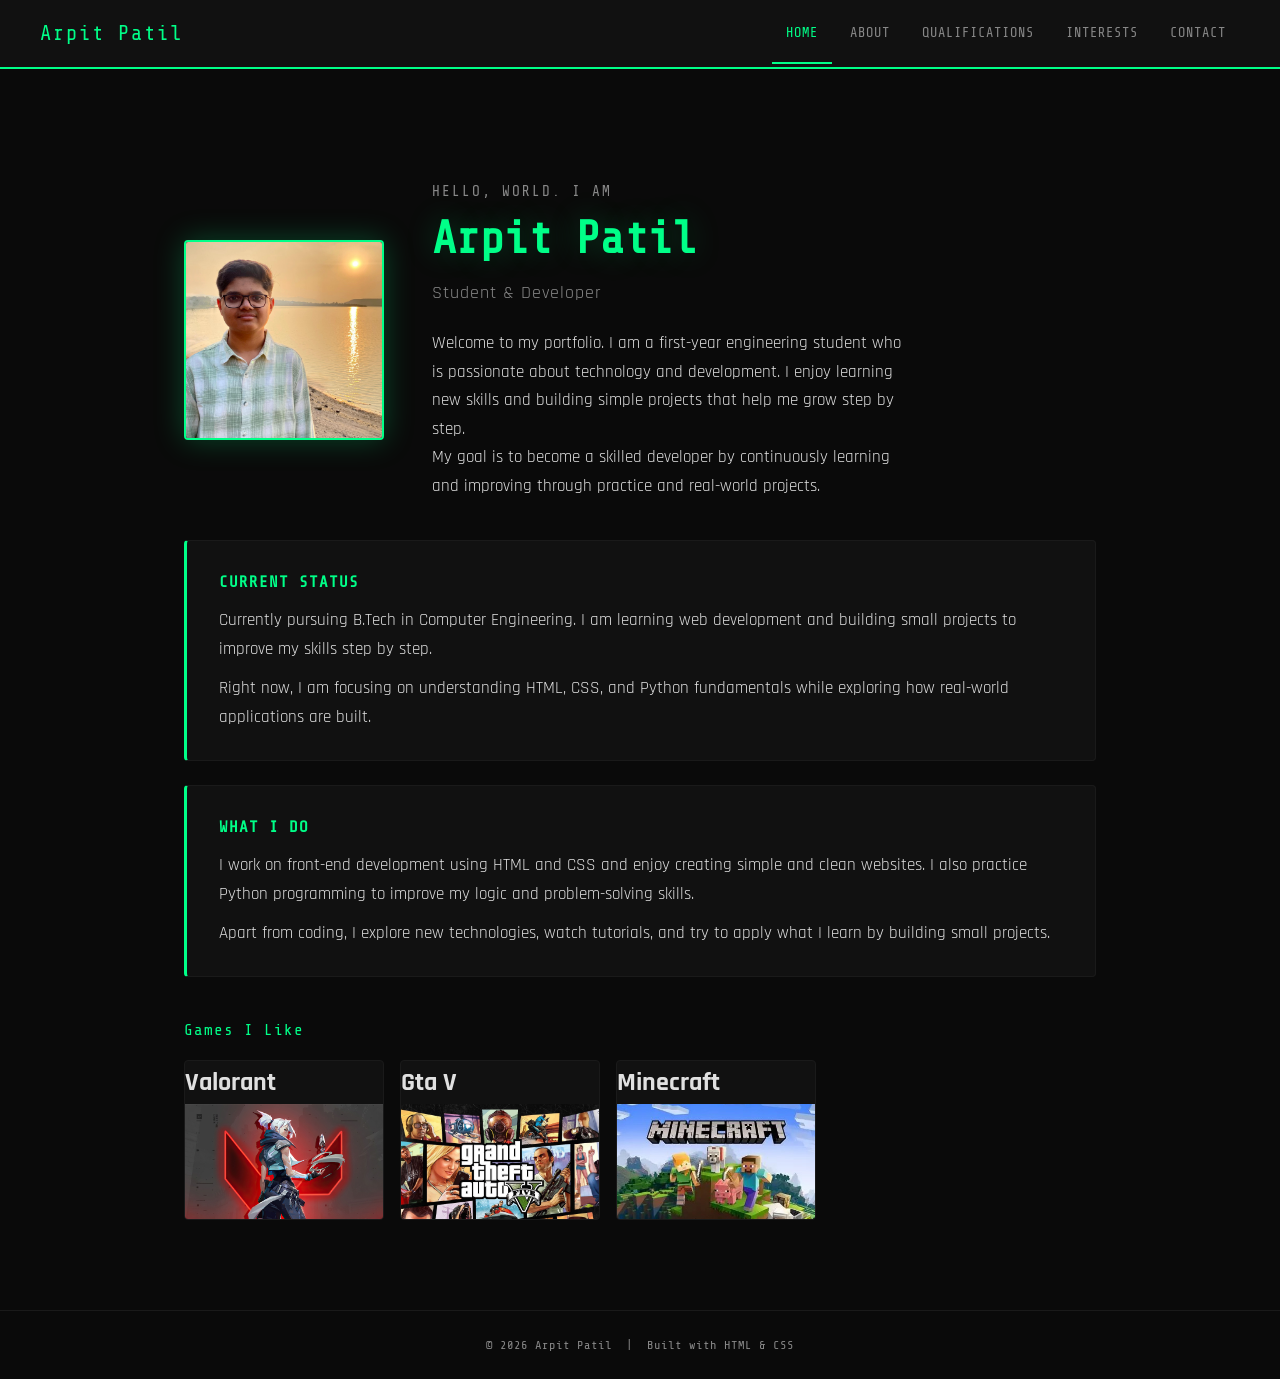
<file: index.html>
<!DOCTYPE html>
<html lang="en">
<head>
  <!-- =============================================
       index.html — HOME PAGE
       This is the first page visitors see.
       ============================================= -->

  <meta charset="UTF-8" />
  <!-- Makes the site look good on mobile phones -->
  <meta name="viewport" content="width=device-width, initial-scale=1.0" />

  <!-- ★ Change this to your name -->
  <title>Your Name | Portfolio</title>

  <!-- Link to the shared CSS file that styles all pages -->
  <link rel="stylesheet" href="style.css" />
</head>
<body>

  <!-- =============================================
       NAVIGATION BAR
       Copy this <nav> block to every HTML file.
       Change class="active" to match the current page.
       ============================================= -->
  <nav>
    <!-- ★ Change "YourName" to your actual name or initials -->
    <a href="index.html" class="logo">Arpit Patil</a>

    <ul>
      <!-- class="active" highlights the current page link -->
      <li><a href="index.html" class="active">HOME</a></li>
      <li><a href="about.html">ABOUT</a></li>
      <li><a href="qualifications.html">QUALIFICATIONS</a></li>
      <li><a href="interests.html">INTERESTS</a></li>
      <li><a href="contact.html">CONTACT</a></li>
    </ul>
  </nav>
  <!-- End Navigation -->


  <!-- =============================================
       MAIN CONTENT
       Everything visible on the page goes here.
       ============================================= -->
  <main class="container">

    <!-- ---- HERO SECTION (Name + Photo + Intro) ---- -->
    <section class="hero">

      <!-- Your Photo (right side on desktop, top on mobile) -->
      <div class="hero-photo">

        <!--
          HOW TO ADD YOUR PHOTO:
          1. Save your photo in the same folder as index.html
          2. Name it something simple like "photo.jpg"
          3. Replace src="photo.jpg" with your filename
          4. Delete the <div class="photo-placeholder"> block below
        -->

        
        <img src="photo.jpeg" alt="Your Name" />
        

        <!-- This placeholder shows when no photo is added yet -->
        

      </div>
      <!-- End Photo -->

      <!-- Your Name and Introduction (left side) -->
      <div class="hero-text">

        <!-- Small text above your name -->
        <p class="greeting">HELLO, WORLD. I AM</p>

        <!-- ★ Replace with your full name -->
        <h1>Arpit Patil</h1>

        <!-- ★ Replace with your role / title -->
        <p class="tagline">Student &amp; Developer</p>

        <!-- ★ Write a short 2-3 sentence introduction about yourself -->
        <p class="intro">
         Welcome to my portfolio. I am a first-year engineering student who is passionate 
         about technology and development. I enjoy learning new skills and building simple 
         projects that help me grow step by step.
        </p>

        <p class="intro">
        My goal is to become a skilled developer by continuously learning and improving 
        through practice and real-world projects.
        </p>

      </div>
      <!-- End Hero Text -->

    </section>
    <!-- End Hero Section -->


    <!-- ---- QUICK HIGHLIGHTS (optional cards below hero) ---- -->
    <div class="card">
      <!-- ★ Change this heading -->
      <h2>CURRENT STATUS</h2>
      <!-- ★ Write what you are currently doing -->
      <p>
        Currently pursuing B.Tech in Computer Engineering. I am learning web development 
        and building small projects to improve my skills step by step.
      </p>

      <p>
        Right now, I am focusing on understanding HTML, CSS, and Python fundamentals 
        while exploring how real-world applications are built.
      </p>
    </div>

    <div class="card">
      <!-- ★ Change this heading -->
      <h2>WHAT I DO</h2>
      <!-- ★ List your main skills or activities -->
      <p>
        I work on front-end development using HTML and CSS and enjoy creating simple 
        and clean websites. I also practice Python programming to improve my logic 
        and problem-solving skills.
      </p>

      <p>
        Apart from coding, I explore new technologies, watch tutorials, and try to 
        apply what I learn by building small projects.
      </p>
    </div>


    <!-- ---- PHOTO GALLERY (optional, remove if not needed) ---- -->
    <p class="gallery-title">Games I Like</p>

    <!--
      HOW TO ADD IMAGES TO THE GALLERY:
      1. Save images in an "images" folder inside the portfolio folder.
      2. Copy one <div class="gallery-item"> block for each image.
      3. Replace "images/your-image.jpg" with your actual file path.
      4. Update the alt="..." text to describe the image.
      5. Delete the <div class="img-placeholder"> block for that item.
    -->
    <div class="gallery">

      <!-- Gallery Image 1 -->
      <div class="gallery-item">
        <h2>Valorant</h2>
        <img src="Valorant.jpg" alt="Valorant" />
        
      </div>

      <!-- Gallery Image 2 -->
      <div class="gallery-item">
        <h2>Gta V</h2>
        <img src="Gtav.jpg" alt="GtaV" />
        
      </div>

      <!-- Gallery Image 3 -->
      <div class="gallery-item">
        <h2>Minecraft</h2>
        <img src="Minecraft.jpg" alt="Minecraft" />
      </div>

      <!-- ★ Copy a block above to add more images -->

    </div>
    <!-- End Gallery -->

  </main>
  <!-- End Main Content -->


  <!-- =============================================
       FOOTER
       Appears at the bottom of every page.
       ============================================= -->
  <footer>
    <!-- ★ Replace with your name and year -->
    &copy; 2026 Arpit Patil &nbsp;|&nbsp; Built with HTML &amp; CSS
  </footer>

</body>
</html>
</file>
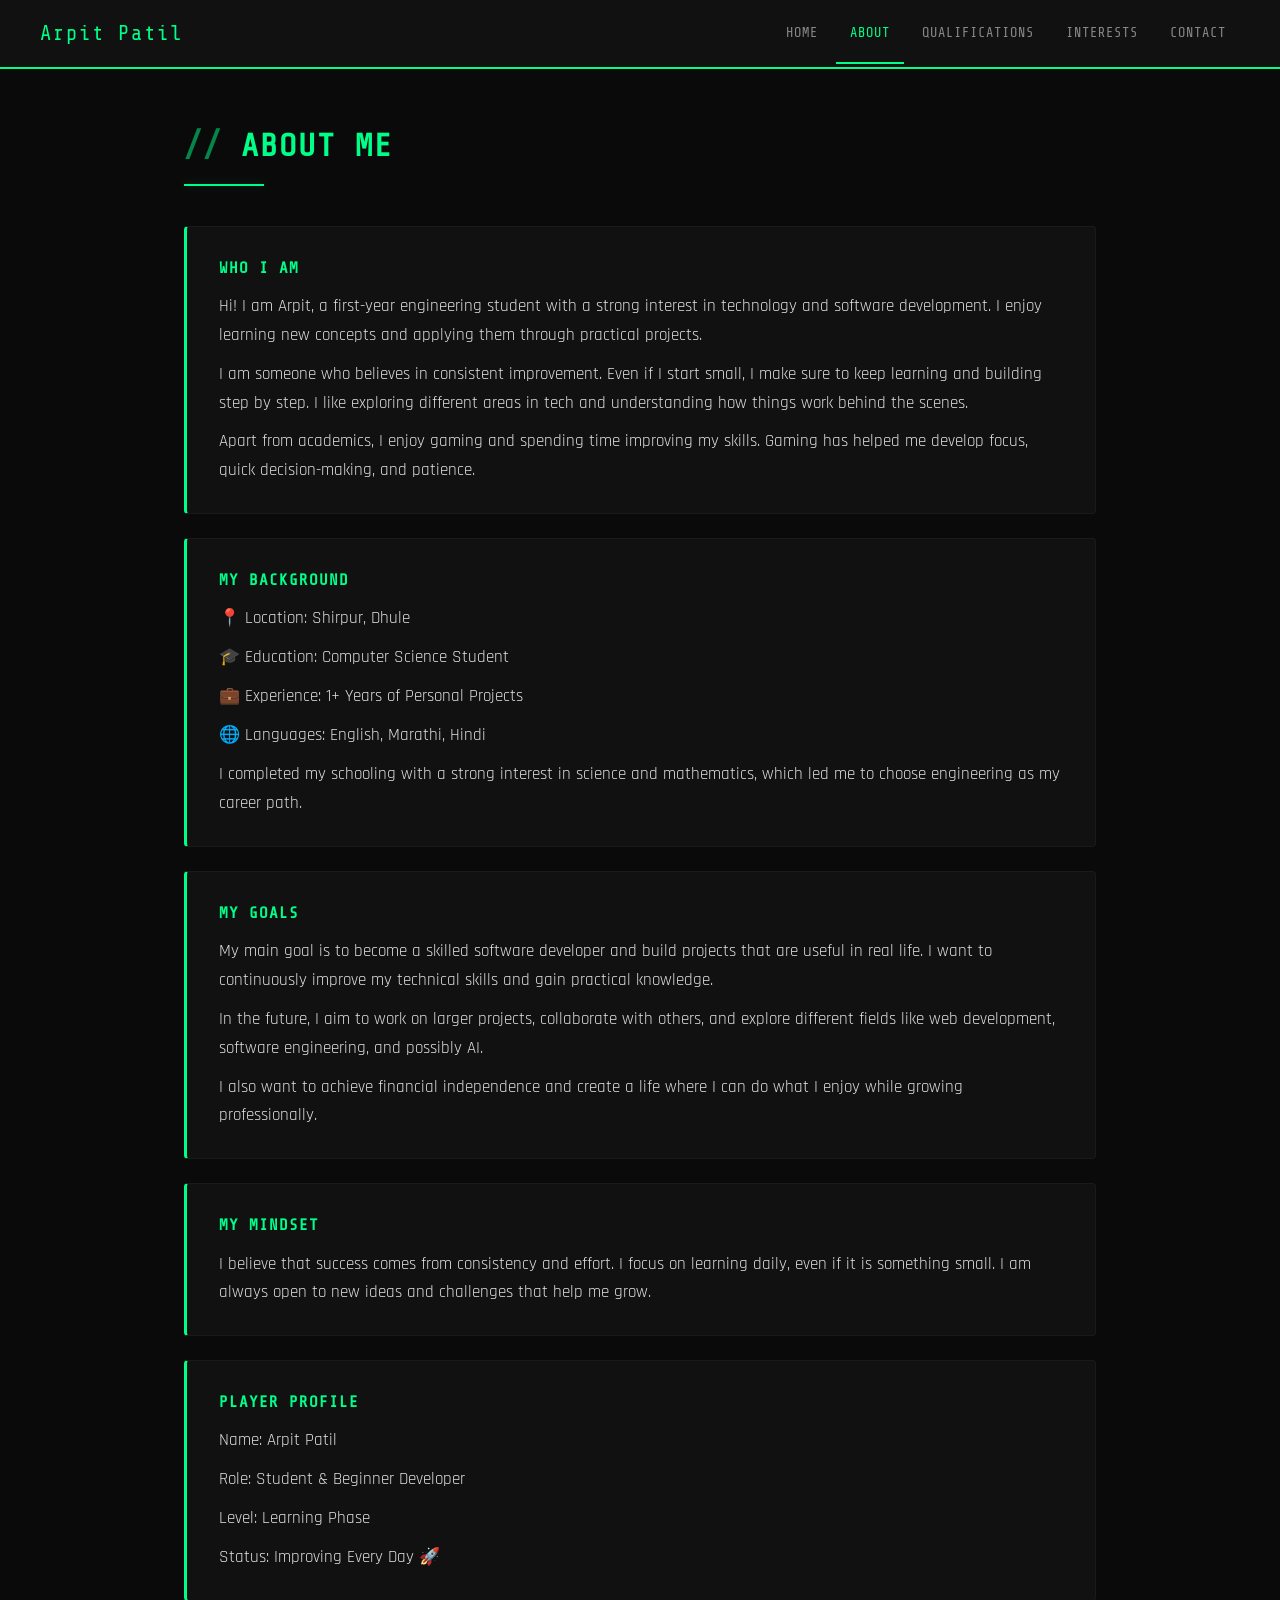
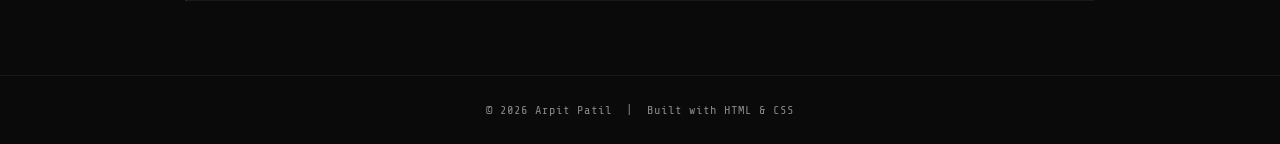
<file: about.html>
<!DOCTYPE html>
<html lang="en">
<head>
  <!-- =============================================
       about.html — ABOUT PAGE
       Tell visitors more about yourself here.
       ============================================= -->

  <meta charset="UTF-8" />
  <meta name="viewport" content="width=device-width, initial-scale=1.0" />

  <!-- ★ Change "Your Name" to your actual name -->
  <title>About | Your Name</title>

  <!-- Shared CSS file — same on every page -->
  <link rel="stylesheet" href="style.css" />
</head>
<body>

  <!-- =============================================
       NAVIGATION BAR
       Note: class="active" is on "ABOUT" this time.
       ============================================= -->
  <nav>
    <a href="index.html" class="logo">Arpit Patil</a>
    <ul>
      <li><a href="index.html">HOME</a></li>
      <li><a href="about.html" class="active">ABOUT</a></li>
      <li><a href="qualifications.html">QUALIFICATIONS</a></li>
      <li><a href="interests.html">INTERESTS</a></li>
      <li><a href="contact.html">CONTACT</a></li>
    </ul>
  </nav>


  <!-- =============================================
       PAGE CONTENT
       ============================================= -->
  <main class="container">

    <!-- Page Title -->
    <h1 class="page-title">ABOUT ME</h1>
    <div class="title-line"></div>

    <!-- ---- WHO I AM ---- -->
    <div class="card">
      <h2>WHO I AM</h2>
      <!-- ★ Write about yourself here -->
      <p>
        Hi! I am Arpit, a first-year engineering student with a strong interest 
        in technology and software development. I enjoy learning new concepts 
        and applying them through practical projects.
      </p>

      <p>
        I am someone who believes in consistent improvement. Even if I start small, 
        I make sure to keep learning and building step by step. I like exploring 
        different areas in tech and understanding how things work behind the scenes.
      </p>

      <p>
        Apart from academics, I enjoy gaming and spending time improving my skills. 
        Gaming has helped me develop focus, quick decision-making, and patience.
      </p>
    </div>

    <!-- ---- MY BACKGROUND ---- -->
    <div class="card">
      <h2>MY BACKGROUND</h2>
      <!-- ★ Edit the info below -->
      <p>📍 Location: Shirpur, Dhule</p>
      <p>🎓 Education: Computer Science Student</p>
      <p>💼 Experience: 1+ Years of Personal Projects</p>
      <p>🌐 Languages: English, Marathi, Hindi</p>
      <p>I completed my schooling with a strong interest in science and mathematics,
             which led me to choose engineering as my career path.</p>
    </div>

    <!-- ---- MY GOALS ---- -->
    <div class="card">
      <h2>MY GOALS</h2>
      <!-- ★ Write your personal or career goals -->
      <p>
        My main goal is to become a skilled software developer and build projects 
        that are useful in real life. I want to continuously improve my technical 
        skills and gain practical knowledge.
     </p>

      <p>
        In the future, I aim to work on larger projects, collaborate with others, 
        and explore different fields like web development, software engineering, 
        and possibly AI.
     </p>

      <p>
        I also want to achieve financial independence and create a life where I 
        can do what I enjoy while growing professionally.
      </p>
    </div>

    <div class="card">
      <h2>MY MINDSET</h2>
        <p>
         I believe that success comes from consistency and effort. I focus on 
         learning daily, even if it is something small. I am always open to 
         new ideas and challenges that help me grow.
        </p>
    </div>

    <div class="card">
      <h2>PLAYER PROFILE</h2>
      <p>Name: Arpit Patil</p>
      <p>Role: Student & Beginner Developer</p>
      <p>Level: Learning Phase</p>
      <p>Status: Improving Every Day 🚀</p>
    </div>

    <!-- ---- OPTIONAL: ADD A PHOTO OF YOU HERE ---- -->
    <!--
      To add a photo on this page:
      <img src="images/about-photo.jpg" alt="About photo" style="max-width:300px; border:2px solid var(--neon); border-radius:4px;" />
    -->

  </main>


  <!-- FOOTER -->
  <footer>
    &copy; 2026 Arpit Patil &nbsp;|&nbsp; Built with HTML &amp; CSS
  </footer>

</body>
</html>
</file>
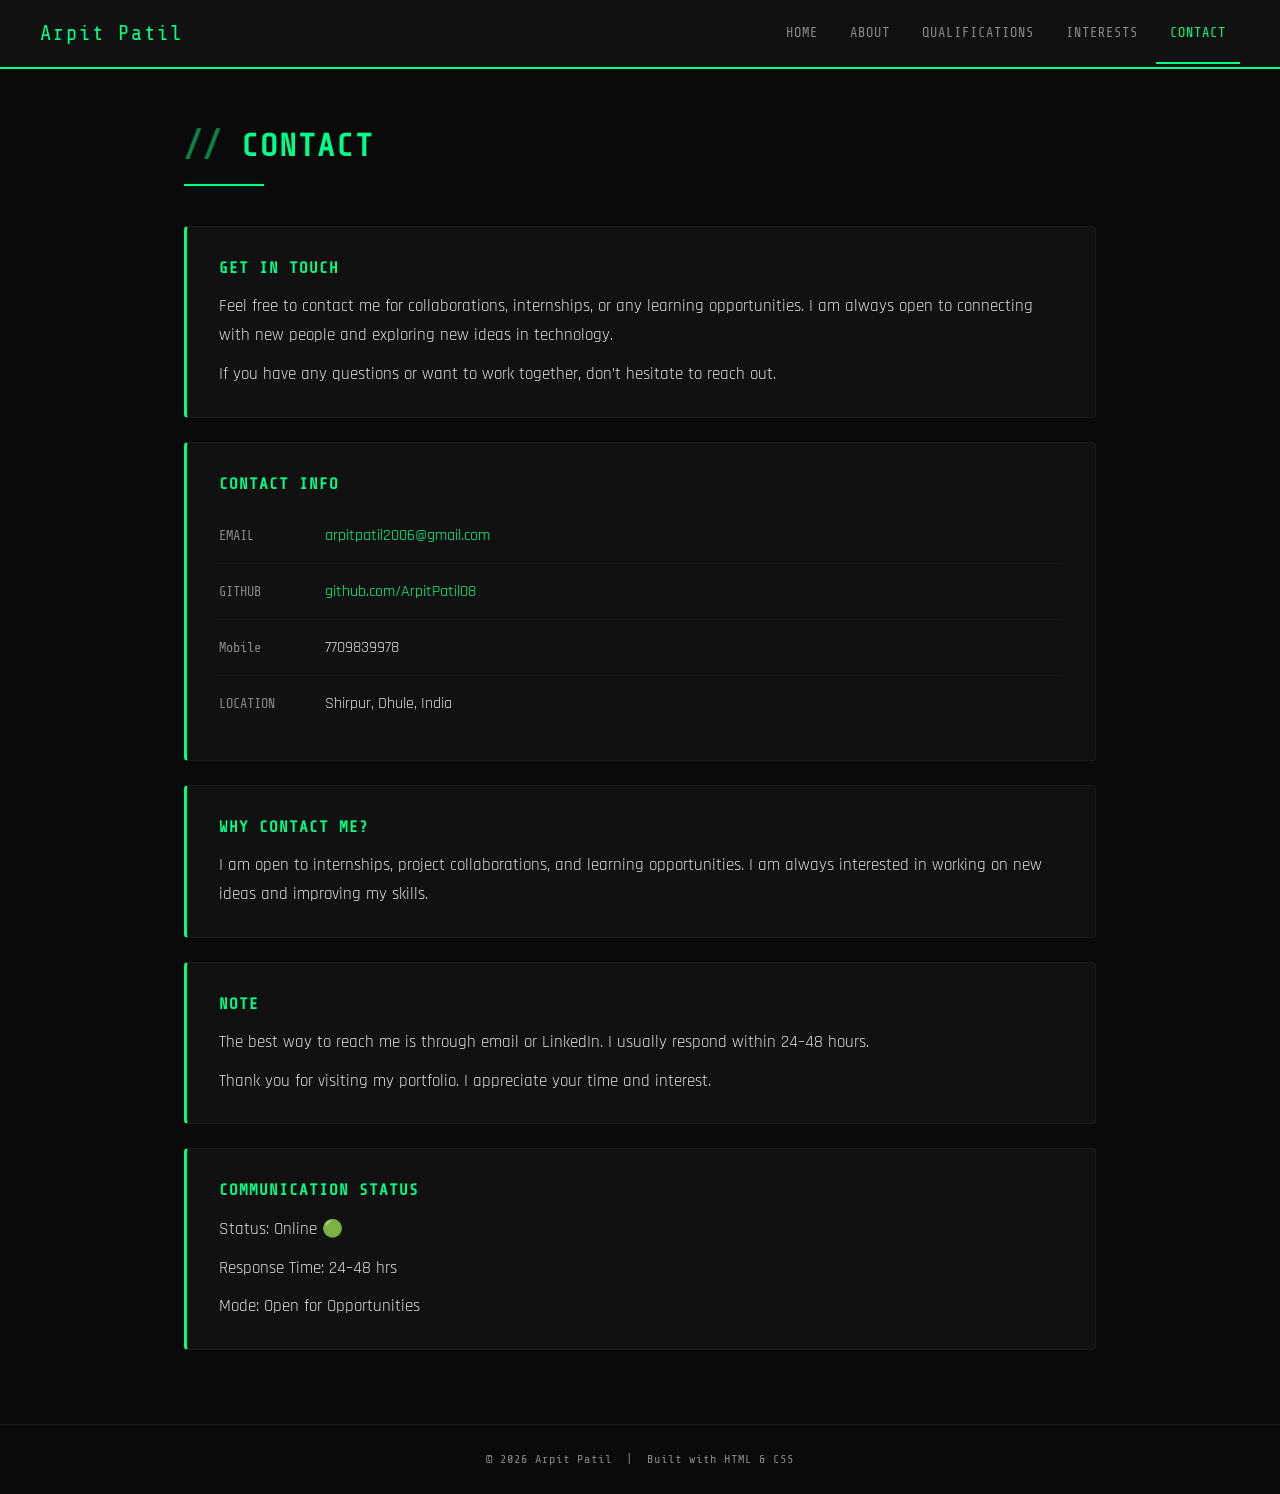
<file: contact.html>
<!DOCTYPE html>
<html lang="en">
<head>
  <!-- =============================================
       contact.html — CONTACT PAGE
       Share your contact details and social links.
       ============================================= -->

  <meta charset="UTF-8" />
  <meta name="viewport" content="width=device-width, initial-scale=1.0" />
  <title>Contact | Arpit Patil</title>
  <link rel="stylesheet" href="style.css" />
</head>
<body>

  <!-- NAVIGATION — class="active" is on CONTACT -->
  <nav>
    <a href="index.html" class="logo">Arpit Patil</a>
    <ul>
      <li><a href="index.html">HOME</a></li>
      <li><a href="about.html">ABOUT</a></li>
      <li><a href="qualifications.html">QUALIFICATIONS</a></li>
      <li><a href="interests.html">INTERESTS</a></li>
      <li><a href="contact.html" class="active">CONTACT</a></li>
    </ul>
  </nav>


  <main class="container">

    <h1 class="page-title">CONTACT</h1>
    <div class="title-line"></div>

    <div class="card">
      <h2>GET IN TOUCH</h2>
      <p>
        Feel free to contact me for collaborations, internships, or any learning opportunities.
        I am always open to connecting with new people and exploring new ideas in technology.
      </p>

      <p>
        If you have any questions or want to work together, don’t hesitate to reach out.
      </p>
    </div>

    <!-- ---- CONTACT DETAILS ---- -->
    <div class="card">
      <h2>CONTACT INFO</h2>

      <ul class="contact-list">

        <!-- Email -->
        <li>
          <span class="c-label">EMAIL</span>
          <span class="c-value">
            <!-- ★ Replace with your email address -->
            <a href="mailto:arpitpatil2006@gmail.com">arpitpatil2006@gmail.com</a>
          </span>
        </li>

        <!-- GitHub -->
        <li>
          <span class="c-label">GITHUB</span>
          <span class="c-value">
            <!-- ★ Replace with your GitHub profile URL -->
            <a href="https://github.com/ArpitPatil08" target="_blank">github.com/ArpitPatil08</a>
          </span>
        </li>

        <!-- Phone -->
        <li>
          <span class="c-label">Mobile</span>
          <!-- ★ Replace with your city and country -->
          <span class="c-value">7709839978</span>
        </li>


       
       

        <!-- Location (optional) -->
        <li>
          <span class="c-label">LOCATION</span>
          <!-- ★ Replace with your city and country -->
          <span class="c-value">Shirpur, Dhule, India</span>
        </li>

        <!--
          HOW TO ADD MORE CONTACT ITEMS:
          Copy a <li> block above and change c-label and c-value.
        -->

      </ul>
    </div>
    <!-- End Contact Info Card -->
    <div class="card">
      <h2>WHY CONTACT ME?</h2>
      <p>
         I am open to internships, project collaborations, and learning opportunities.
         I am always interested in working on new ideas and improving my skills.
      </p>
    </div>

    <!-- ---- NOTE / MESSAGE ---- -->
    <div class="card">
      <h2>NOTE</h2>
      <!-- ★ Write a short note to visitors -->
      <p>
        The best way to reach me is through email or LinkedIn.
        I usually respond within 24–48 hours.
     </p>

     <p>
        Thank you for visiting my portfolio. I appreciate your time and interest.
     </p>
    </div>

    <div class="card">
      <h2>COMMUNICATION STATUS</h2>
      <p>Status: Online 🟢</p>
      <p>Response Time: 24–48 hrs</p>
      <p>Mode: Open for Opportunities</p>
    </div>
  </main>


  <footer>
    &copy; 2026 Arpit Patil &nbsp;|&nbsp; Built with HTML &amp; CSS
  </footer>

</body>
</html>
</file>
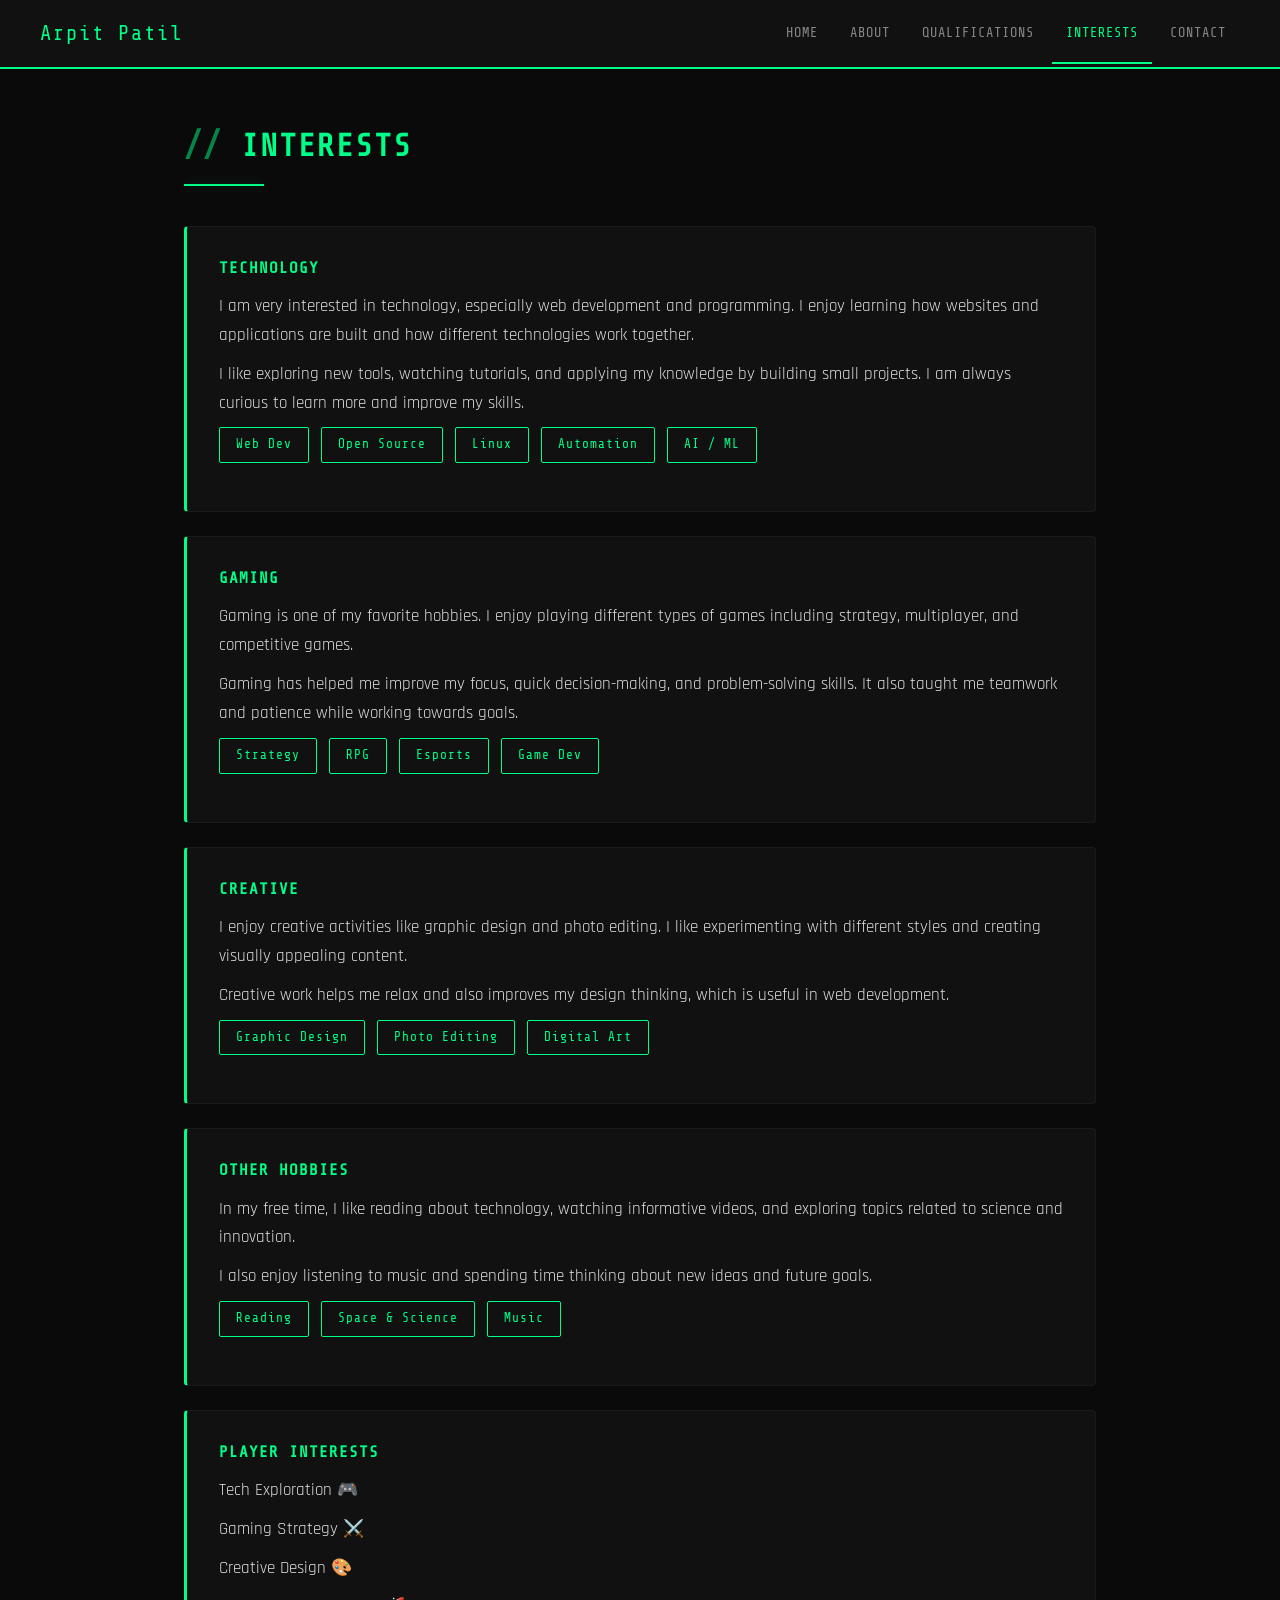
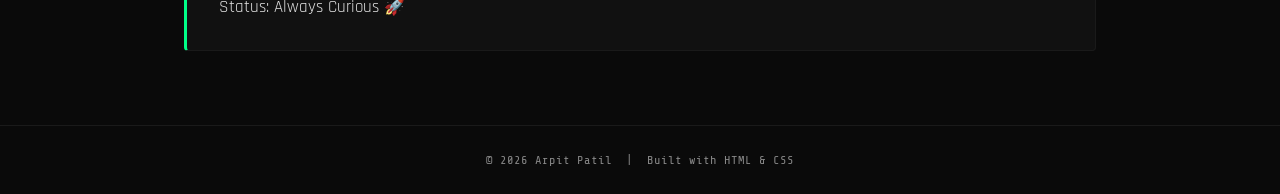
<file: interests.html>
<!DOCTYPE html>
<html lang="en">
<head>
  <!-- =============================================
       interests.html — INTERESTS PAGE
       Show your hobbies, passions, and interests.
       ============================================= -->

  <meta charset="UTF-8" />
  <meta name="viewport" content="width=device-width, initial-scale=1.0" />
  <title>Interests | Your Name</title>
  <link rel="stylesheet" href="style.css" />
</head>
<body>

  <!-- NAVIGATION — class="active" is on INTERESTS -->
  <nav>
    <a href="index.html" class="logo">Arpit Patil</a>
    <ul>
      <li><a href="index.html">HOME</a></li>
      <li><a href="about.html">ABOUT</a></li>
      <li><a href="qualifications.html">QUALIFICATIONS</a></li>
      <li><a href="interests.html" class="active">INTERESTS</a></li>
      <li><a href="contact.html">CONTACT</a></li>
    </ul>
  </nav>


  <main class="container">

    <h1 class="page-title">INTERESTS</h1>
    <div class="title-line"></div>


    <!-- ---- INTEREST CATEGORY 1 ---- -->
    <div class="card">
      <h2>TECHNOLOGY</h2>
      <!-- ★ Describe your tech interests -->
      <p>
        I am very interested in technology, especially web development and programming.
        I enjoy learning how websites and applications are built and how different
        technologies work together.
      </p>

      <p>
        I like exploring new tools, watching tutorials, and applying my knowledge by
        building small projects. I am always curious to learn more and improve my skills.
      </p>
      <!-- ★ Add or remove tags to list specific interests -->
      <div class="tags">
        <span class="tag">Web Dev</span>
        <span class="tag">Open Source</span>
        <span class="tag">Linux</span>
        <span class="tag">Automation</span>
        <span class="tag">AI / ML</span>
      </div>
    </div>


    <!-- ---- INTEREST CATEGORY 2 ---- -->
    <div class="card">
      <h2>GAMING</h2>
      <!-- ★ Describe your gaming interests -->
      <p>
        Gaming is one of my favorite hobbies. I enjoy playing different types of games
        including strategy, multiplayer, and competitive games.
      </p>

      <p>
        Gaming has helped me improve my focus, quick decision-making, and problem-solving
        skills. It also taught me teamwork and patience while working towards goals.
      </p>
      <div class="tags">
        <span class="tag">Strategy</span>
        <span class="tag">RPG</span>
        <span class="tag">Esports</span>
        <span class="tag">Game Dev</span>
      </div>
    </div>


    <!-- ---- INTEREST CATEGORY 3 ---- -->
    <div class="card">
      <h2>CREATIVE</h2>
      <!-- ★ Describe any creative hobbies -->
     <p>
        I enjoy creative activities like graphic design and photo editing.
        I like experimenting with different styles and creating visually appealing content.
      </p>

      <p>
        Creative work helps me relax and also improves my design thinking, which is useful
        in web development.
      </p>
      <div class="tags">
        <span class="tag">Graphic Design</span>
        <span class="tag">Photo Editing</span>
        <span class="tag">Digital Art</span>
      </div>
    </div>


    <!-- ---- INTEREST CATEGORY 4 (optional) ---- -->
    <div class="card">
      <h2>OTHER HOBBIES</h2>
      <!-- ★ Any other interests -->
      <p>
        In my free time, I like reading about technology, watching informative videos,
        and exploring topics related to science and innovation.
      </p>

      <p>
        I also enjoy listening to music and spending time thinking about new ideas
        and future goals.
      </p>
      <div class="tags">
        <span class="tag">Reading</span>
        <span class="tag">Space &amp; Science</span>
        <span class="tag">Music</span>
      </div>
    </div>


    <!-- ---- OPTIONAL GALLERY ---- -->
    <!--
      Want to show photos of your hobbies?
      Uncomment and fill in the gallery below:

    <p class="gallery-title">// HOBBY GALLERY</p>
    <div class="gallery">
      <div class="gallery-item">
        <img src="images/hobby1.jpg" alt="Gaming Setup" />
      </div>
      <div class="gallery-item">
        <img src="images/hobby2.jpg" alt="My Art" />
      </div>
    </div>
    -->

    <div class="card">
      <h2>PLAYER INTERESTS</h2>
      <p>Tech Exploration 🎮</p>
      <p>Gaming Strategy ⚔️</p>
      <p>Creative Design 🎨</p>
      <p>Status: Always Curious 🚀</p>
    </div>

  </main>


  <footer>
    &copy; 2026 Arpit Patil &nbsp;|&nbsp; Built with HTML &amp; CSS
  </footer>

</body>
</html>
</file>
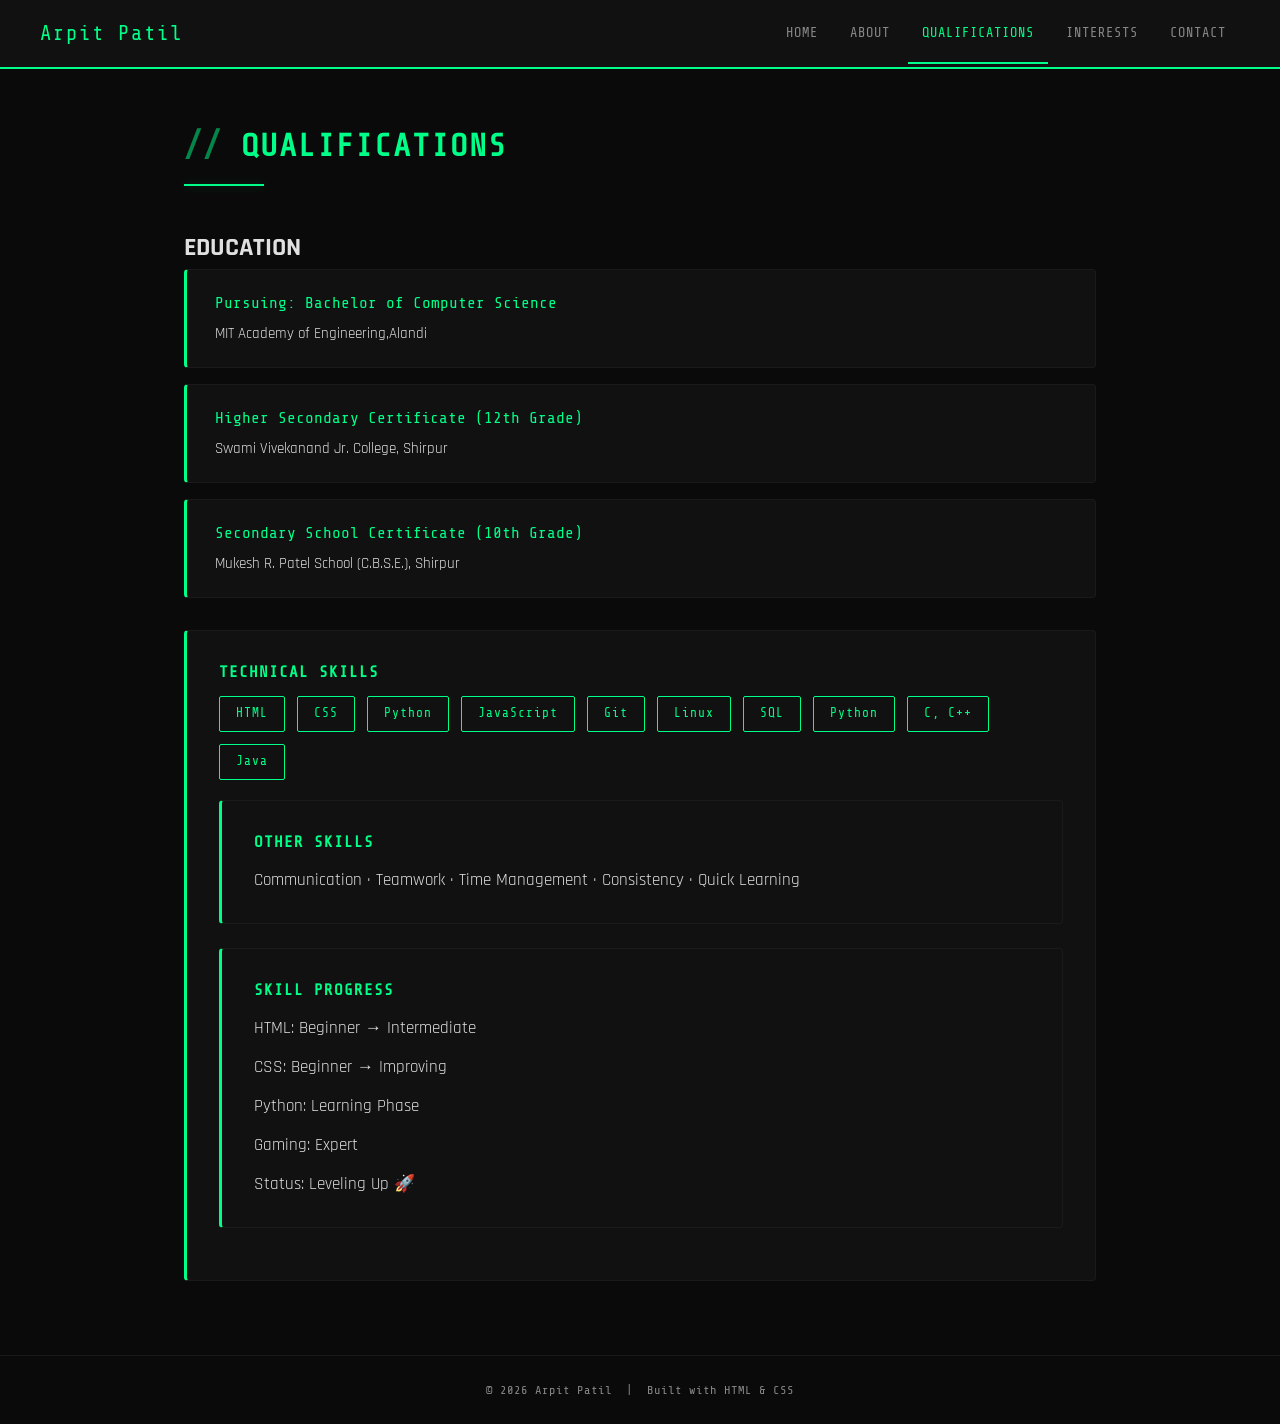
<file: qualifications.html>
<!DOCTYPE html>
<html lang="en">
<head>
  <!-- =============================================
       qualifications.html — QUALIFICATIONS PAGE
       List your education and academic history here.
       ============================================= -->

  <meta charset="UTF-8" />
  <meta name="viewport" content="width=device-width, initial-scale=1.0" />
  <title>Qualifications | Your Name</title>
  <link rel="stylesheet" href="style.css" />
</head>
<body>

  <!-- NAVIGATION — class="active" is on QUALIFICATIONS -->
  <nav>
    <a href="index.html" class="logo">Arpit Patil</a>
    <ul>
      <li><a href="index.html">HOME</a></li>
      <li><a href="about.html">ABOUT</a></li>
      <li><a href="qualifications.html" class="active">QUALIFICATIONS</a></li>
      <li><a href="interests.html">INTERESTS</a></li>
      <li><a href="contact.html">CONTACT</a></li>
    </ul>
  </nav>


  <main class="container">

    <h1 class="page-title">QUALIFICATIONS</h1>
    <div class="title-line"></div>


    <!-- ---- EDUCATION SECTION ---- -->
    
      <h2>EDUCATION</h2>
    

    <!--
      HOW TO ADD A QUALIFICATION:
      Copy one <div class="qual-item"> block below.
      Fill in: qual-name, qual-school, qual-year.
      Paste it above the "Add more blocks" comment.
    -->

    <!-- Qualification 1 -->
    <div class="qual-item">
      <div>
        <!-- ★ Your degree or class name -->
        <p class="qual-name">Pursuing: Bachelor of Computer Science</p>
        <!-- ★ Your school or university name -->
        <p class="qual-school">MIT Academy of Engineering,Alandi</p>
      </div>
      <!-- ★ Year or date range -->
      <p class="qual-year"></p>
    </div>

    <!-- Qualification 2 -->
    <div class="qual-item">
      <div>
        <p class="qual-name">Higher Secondary Certificate (12th Grade)</p>
        <p class="qual-school">Swami Vivekanand Jr. College, Shirpur</p>
      </div>
     
    </div>

    <!-- Qualification 3 -->
    <div class="qual-item">
      <div>
        <p class="qual-name">Secondary School Certificate (10th Grade)</p>
        <p class="qual-school">Mukesh R. Patel School (C.B.S.E.), Shirpur</p>
      </div>
  
    </div>

    <!-- ★ Copy a qual-item block above to add more -->


    <!-- ---- SKILLS SECTION ---- -->
    <div class="card" style="margin-top: 32px;">
      <h2>TECHNICAL SKILLS</h2>
      <!-- ★ Add or remove your skills below as tags -->
      <div class="tags">
        <span class="tag">HTML</span>
        <span class="tag">CSS</span>
        <span class="tag">Python</span>
        <span class="tag">JavaScript</span>
        <span class="tag">Git</span>
        <span class="tag">Linux</span>
        <span class="tag">SQL</span>
        <span class="tag">Python</span>
        <span class="tag">C, C++</span>
        <span class="tag">Java</span>
        <!-- ★ Add more skills here -->
      </div>


      <div class="card" style="margin-top: 20px;">
        <h2>OTHER SKILLS</h2>
        <p>
          Communication · Teamwork · Time Management · Consistency · Quick Learning
        </p>
      </div>

      <div class="card">
        <h2>SKILL PROGRESS</h2>
        <p>HTML: Beginner → Intermediate</p>
        <p>CSS: Beginner → Improving</p>
        <p>Python: Learning Phase</p>
        <p>Gaming: Expert</p>
        <p>Status: Leveling Up 🚀</p>
      </div>


    </div>

  </main>


  <footer>
    &copy; 2026 Arpit Patil &nbsp;|&nbsp; Built with HTML &amp; CSS
  </footer>

</body>
</html>
</file>
<file: style.css>
/* ============================================
   GAMING PORTFOLIO - style.css
   This file controls the look of ALL pages.
   Edit colors, fonts, and sizes here.
   ============================================ */

/* ---------- GOOGLE FONT ---------- */
/* We import a cool monospace font for the gaming look */
@import url('https://fonts.googleapis.com/css2?family=Share+Tech+Mono&family=Rajdhani:wght@400;600;700&display=swap');

/* ---------- CSS VARIABLES (easy to change colors) ---------- */
:root {
  --bg-color: #0a0a0a;          /* Main dark background */
  --panel-color: #111111;       /* Card / section background */
  --border-color: #1a1a1a;      /* Subtle border lines */
  --neon: #00ff88;              /* ★ Main neon green accent color */
  --neon-dim: #00cc6a;          /* Slightly darker neon for hover */
  --neon-glow: rgba(0,255,136,0.25); /* Glow effect color */
  --text-main: #e0e0e0;         /* Main body text color */
  --text-muted: #888888;        /* Less important text */
  --font-mono: 'Share Tech Mono', monospace;   /* Gaming / terminal font */
  --font-body: 'Rajdhani', sans-serif;          /* Clean body font */
}

/* ---------- RESET & BASE ---------- */
/* Remove default browser spacing */
* {
  margin: 0;
  padding: 0;
  box-sizing: border-box;
}

/* Set background and font for every page */
body {
  background-color: var(--bg-color);
  color: var(--text-main);
  font-family: var(--font-body);
  font-size: 17px;
  line-height: 1.7;
  min-height: 100vh;
}

/* ---------- NAVIGATION BAR ---------- */
/* The top bar that appears on every page */
nav {
  background-color: var(--panel-color);
  border-bottom: 2px solid var(--neon);
  padding: 0 40px;
  display: flex;
  align-items: center;
  justify-content: space-between;
  flex-wrap: wrap;        /* Wraps on small screens */
  gap: 10px;
  position: sticky;       /* Stays at top when you scroll */
  top: 0;
  z-index: 100;
}

/* Your name / logo on the left of the nav */
nav .logo {
  font-family: var(--font-mono);
  color: var(--neon);
  font-size: 1.3rem;
  padding: 16px 0;
  letter-spacing: 2px;
  text-decoration: none;
}

/* The group of nav links on the right */
nav ul {
  list-style: none;       /* Remove bullet points */
  display: flex;
  flex-wrap: wrap;
  gap: 4px;
}

/* Each nav link item */
nav ul li a {
  display: block;
  color: var(--text-muted);
  text-decoration: none;
  font-family: var(--font-mono);
  font-size: 0.85rem;
  letter-spacing: 1px;
  padding: 18px 14px;
  border-bottom: 2px solid transparent;  /* Hidden underline, shows on hover */
  transition: color 0.2s, border-color 0.2s;
}

/* Nav link on hover */
nav ul li a:hover {
  color: var(--neon);
  border-bottom-color: var(--neon);
}

/* Add class="active" to the link of the current page */
nav ul li a.active {
  color: var(--neon);
  border-bottom-color: var(--neon);
}

/* ---------- PAGE WRAPPER ---------- */
/* Centers content and limits max width */
.container {
  max-width: 960px;
  margin: 0 auto;
  padding: 50px 24px;
}

/* ---------- PAGE TITLES ---------- */
/* The big heading at the top of each page */
.page-title {
  font-family: var(--font-mono);
  font-size: 2rem;
  color: var(--neon);
  margin-bottom: 10px;
  letter-spacing: 2px;
}

/* The // prefix decoration before section headings */
.page-title::before {
  content: '// ';
  opacity: 0.5;
}

/* Thin line below the page title */
.title-line {
  width: 80px;
  height: 2px;
  background: var(--neon);
  margin-bottom: 40px;
  box-shadow: 0 0 10px var(--neon-glow);
}

/* ---------- CARDS / PANELS ---------- */
/* Reusable dark box for content sections */
.card {
  background-color: var(--panel-color);
  border: 1px solid var(--border-color);
  border-left: 3px solid var(--neon);
  border-radius: 4px;
  padding: 28px 32px;
  margin-bottom: 24px;
}

/* Heading inside a card */
.card h2 {
  font-family: var(--font-mono);
  color: var(--neon);
  font-size: 1rem;
  letter-spacing: 1px;
  margin-bottom: 10px;
}

/* Text inside a card */
.card p {
  color: var(--text-main);
  margin-bottom: 10px;
}

.card p:last-child {
  margin-bottom: 0;
}

/* ---------- HOME PAGE (index.html) ---------- */

/* The hero section with name + photo */
.hero {
  display: flex;
  align-items: center;
  gap: 48px;
  padding: 60px 0 40px;
  flex-wrap: wrap;  /* Stacks on small screens */
}

/* Text side of the hero */
.hero-text {
  flex: 1;
  min-width: 220px;
}

/* Small greeting text above the name */
.hero-text .greeting {
  font-family: var(--font-mono);
  color: var(--text-muted);
  font-size: 0.9rem;
  letter-spacing: 2px;
  margin-bottom: 10px;
}

/* Your name in large neon text */
.hero-text h1 {
  font-family: var(--font-mono);
  font-size: 2.8rem;
  color: var(--neon);
  line-height: 1.1;
  text-shadow: 0 0 30px var(--neon-glow);
  margin-bottom: 16px;
  word-break: break-word;
}

/* Your job title / tagline */
.hero-text .tagline {
  color: var(--text-muted);
  font-size: 1.1rem;
  margin-bottom: 20px;
  letter-spacing: 1px;
}

/* Short intro paragraph */
.hero-text .intro {
  color: var(--text-main);
  font-size: 1.05rem;
  max-width: 480px;
}

/* Photo side of the hero */
.hero-photo {
  flex-shrink: 0;
}

/* Your profile photo */
.hero-photo img {
  width: 200px;
  height: 200px;
  object-fit: cover;         /* Crops the photo to fit the square */
  border-radius: 4px;
  border: 2px solid var(--neon);
  box-shadow: 0 0 30px var(--neon-glow);
  display: block;
}

/* Placeholder box shown when no photo is added */
.photo-placeholder {
  width: 200px;
  height: 200px;
  background: var(--panel-color);
  border: 2px dashed var(--neon);
  border-radius: 4px;
  display: flex;
  align-items: center;
  justify-content: center;
  color: var(--text-muted);
  font-family: var(--font-mono);
  font-size: 0.75rem;
  text-align: center;
  padding: 10px;
}

/* ---------- IMAGE GALLERY ---------- */
/* Used on any page where you show multiple images */

/* Gallery title label */
.gallery-title {
  font-family: var(--font-mono);
  color: var(--neon);
  font-size: 1rem;
  letter-spacing: 1px;
  margin: 40px 0 16px;
}

/* The gallery grid container */
.gallery {
  display: flex;
  flex-wrap: wrap;    /* Images wrap to next row */
  gap: 16px;
  margin-bottom: 40px;
}

/* Each image in the gallery */
.gallery-item {
  width: 200px;       /* ← Change this to make images bigger or smaller */
  height: 160px;
  overflow: hidden;   /* Hides parts of the image outside the box */
  border-radius: 4px;
  border: 1px solid var(--border-color);
  background: var(--panel-color);
}

/* The <img> inside each gallery item */
.gallery-item img {
  width: 100%;
  height: 100%;
  object-fit: cover;
  display: block;
  transition: transform 0.3s ease;   /* Smooth zoom animation */
}

/* Zoom effect when you hover over a gallery image */
.gallery-item img:hover {
  transform: scale(1.08);   /* ← Change the number to zoom more or less */
}

/* Placeholder for gallery when image is not added */
.gallery-item .img-placeholder {
  width: 100%;
  height: 100%;
  display: flex;
  align-items: center;
  justify-content: center;
  color: var(--text-muted);
  font-family: var(--font-mono);
  font-size: 0.7rem;
  text-align: center;
  padding: 8px;
}

/* ---------- QUALIFICATIONS LIST ---------- */
/* Used on qualifications.html */

.qual-item {
  background-color: var(--panel-color);
  border: 1px solid var(--border-color);
  border-left: 3px solid var(--neon);
  border-radius: 4px;
  padding: 20px 28px;
  margin-bottom: 16px;
  display: flex;
  justify-content: space-between;
  align-items: flex-start;
  flex-wrap: wrap;
  gap: 10px;
}

/* Degree / qualification title */
.qual-item .qual-name {
  font-family: var(--font-mono);
  color: var(--neon);
  font-size: 1rem;
  margin-bottom: 4px;
}

/* School name */
.qual-item .qual-school {
  color: var(--text-main);
  font-size: 0.95rem;
}

/* Year badge on the right */
.qual-item .qual-year {
  font-family: var(--font-mono);
  color: var(--text-muted);
  font-size: 0.85rem;
  white-space: nowrap;
}

/* ---------- CERTIFICATIONS LIST ---------- */
/* Similar to qualifications but for certs */

.cert-item {
  background-color: var(--panel-color);
  border: 1px solid var(--border-color);
  border-left: 3px solid var(--neon);
  border-radius: 4px;
  padding: 20px 28px;
  margin-bottom: 16px;
}

.cert-item .cert-name {
  font-family: var(--font-mono);
  color: var(--neon);
  font-size: 1rem;
  margin-bottom: 4px;
}

.cert-item .cert-issuer {
  color: var(--text-main);
  font-size: 0.95rem;
  margin-bottom: 4px;
}

.cert-item .cert-date {
  color: var(--text-muted);
  font-size: 0.85rem;
  font-family: var(--font-mono);
}

/* ---------- INTERESTS / SKILLS TAGS ---------- */
/* Used on interests.html */

.tags {
  display: flex;
  flex-wrap: wrap;
  gap: 12px;
  margin-top: 10px;
  margin-bottom: 20px;
}

/* Each interest tag / badge */
.tag {
  background: transparent;
  border: 1px solid var(--neon);
  color: var(--neon);
  font-family: var(--font-mono);
  font-size: 0.8rem;
  padding: 6px 16px;
  border-radius: 2px;
  letter-spacing: 1px;
}

/* ---------- CONTACT PAGE ---------- */
/* Contact links and info */

.contact-list {
  list-style: none;
  margin-top: 10px;
}

.contact-list li {
  display: flex;
  align-items: center;
  gap: 16px;
  padding: 14px 0;
  border-bottom: 1px solid var(--border-color);
}

.contact-list li:last-child {
  border-bottom: none;
}

/* Label like "Email", "GitHub" */
.contact-list .c-label {
  font-family: var(--font-mono);
  color: var(--text-muted);
  font-size: 0.85rem;
  width: 90px;
  flex-shrink: 0;
}

/* The actual link or text */
.contact-list .c-value {
  color: var(--text-main);
  font-size: 1rem;
}

.contact-list .c-value a {
  color: var(--neon);
  text-decoration: none;
}

.contact-list .c-value a:hover {
  text-decoration: underline;
}

/* ---------- FOOTER ---------- */
footer {
  text-align: center;
  padding: 24px;
  color: var(--text-muted);
  font-family: var(--font-mono);
  font-size: 0.75rem;
  border-top: 1px solid var(--border-color);
  letter-spacing: 1px;
}

/* ---------- RESPONSIVE (small screens) ---------- */
/* On screens narrower than 600px, adjust layout */
@media (max-width: 600px) {
  nav {
    padding: 0 16px;
  }

  .hero {
    flex-direction: column;  /* Stack photo above text */
    gap: 28px;
    padding-top: 40px;
  }

  .hero-text h1 {
    font-size: 2rem;
  }

  .gallery-item {
    width: calc(50% - 8px);  /* 2 columns on mobile */
  }

  .qual-item {
    flex-direction: column;
  }
}
</file>
